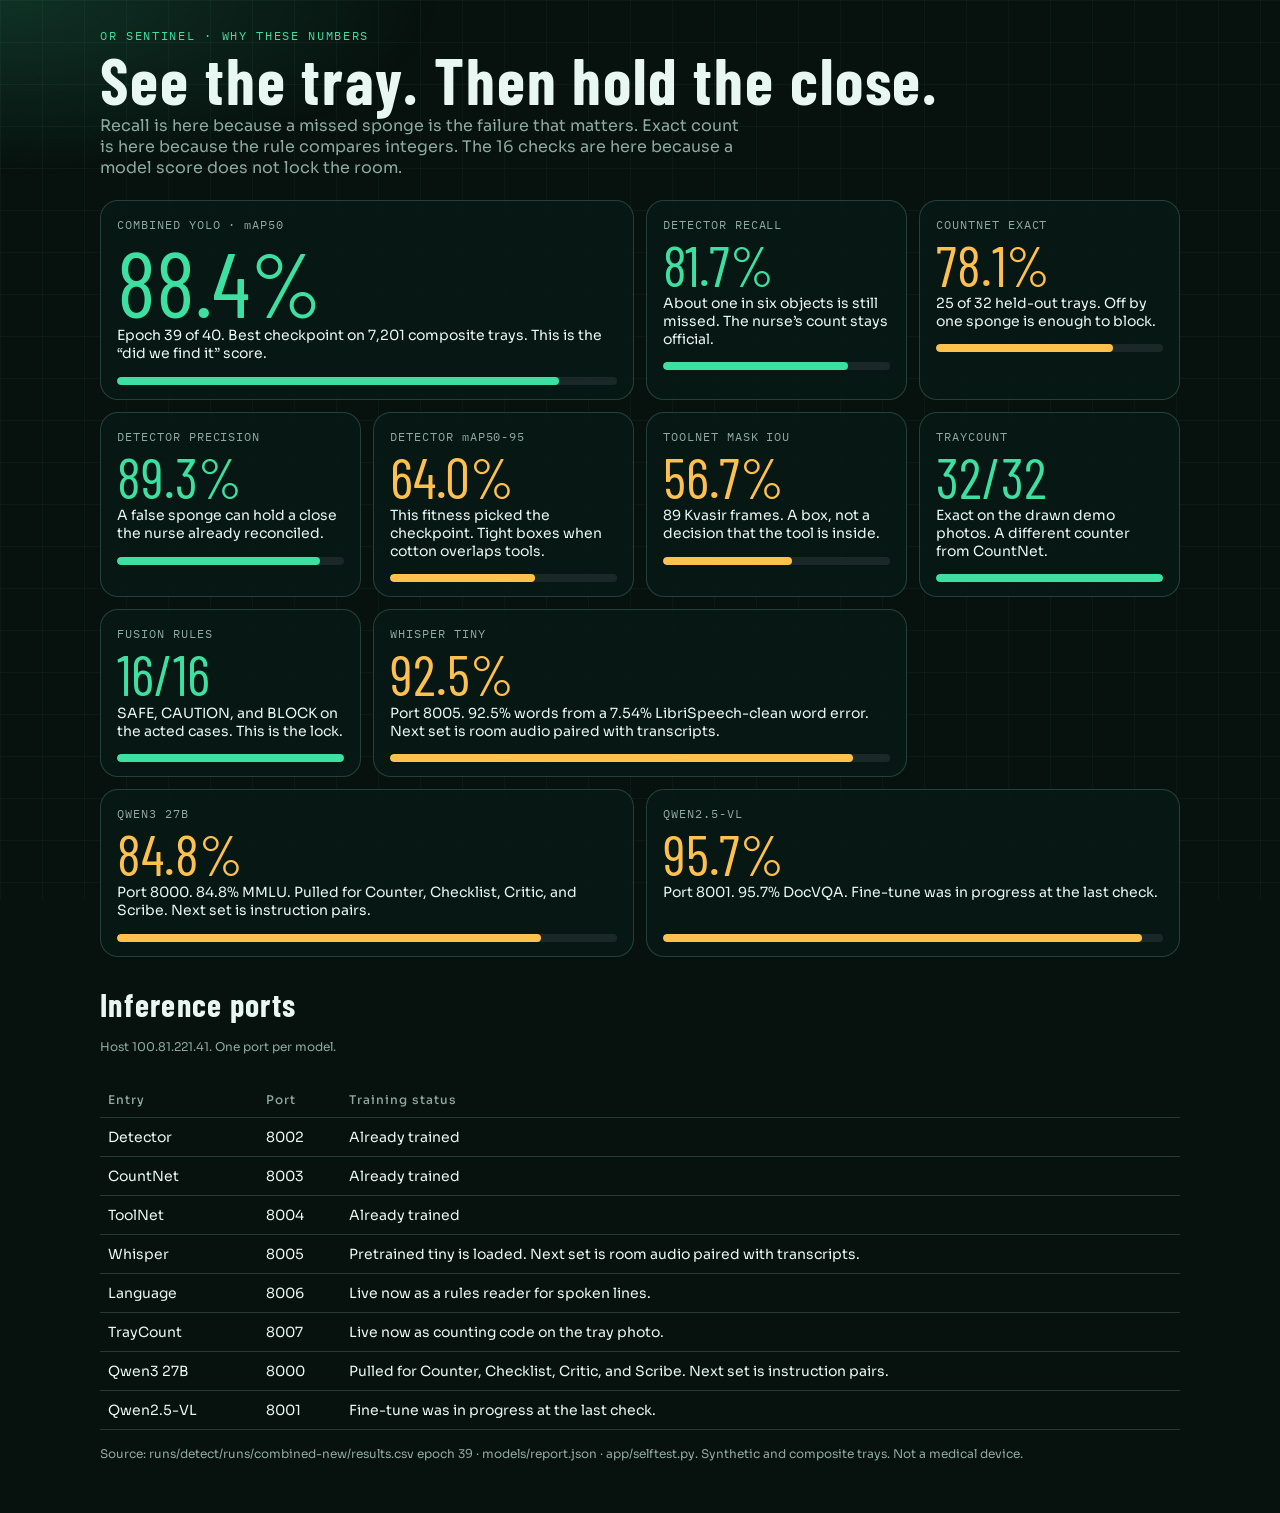
<file: web/metrics.html>
<!DOCTYPE html>
<html lang="en">
<head>
<meta charset="utf-8" />
<meta name="viewport" content="width=device-width, initial-scale=1" />
<title>OR Sentinel — benchmarks</title>
<link href="https://fonts.googleapis.com/css2?family=Barlow+Condensed:wght@600;700&family=IBM+Plex+Mono:wght@400;500&family=Sora:wght@400;600&display=swap" rel="stylesheet" />
<style>
  :root { --bg:#07110e; --ink:#e8f7f1; --muted:#8eaaa0; --line:rgba(166,255,220,.18); --safe:#3ee0a2; --caution:#ffc14d; }
  * { box-sizing: border-box; }
  body {
    margin: 0; min-height: 100vh; color: var(--ink);
    font-family: Sora, "Segoe UI", sans-serif; background: var(--bg);
    padding: 28px 32px 40px;
  }
  body::before {
    content: ""; position: fixed; inset: 0; pointer-events: none;
    background:
      radial-gradient(800px 320px at 0% 0%, rgba(62,224,162,.16), transparent 55%),
      linear-gradient(rgba(150,255,214,.04) 1px, transparent 1px),
      linear-gradient(90deg, rgba(150,255,214,.04) 1px, transparent 1px);
    background-size: auto, 42px 42px, 42px 42px;
  }
  main { position: relative; max-width: 1080px; margin: 0 auto; }
  p.kicker { margin: 0; font-family: "IBM Plex Mono", monospace; letter-spacing: .14em; font-size: 12px; color: var(--safe); }
  h1 { margin: 8px 0 6px; font-family: "Barlow Condensed", sans-serif; font-size: 64px; line-height: .9; letter-spacing: .03em; }
  .lead { color: var(--muted); max-width: 640px; margin: 0 0 22px; }
  .grid { display: grid; grid-template-columns: repeat(4, 1fr); gap: 12px; }
  article {
    border: 1px solid var(--line); border-radius: 18px; padding: 16px 16px 14px;
    background: rgba(8,26,22,.88); opacity: 0; transform: translateY(12px);
    animation: rise .7s ease forwards;
  }
  article:nth-child(1) { animation-delay: .04s; grid-column: span 2; }
  article:nth-child(2) { animation-delay: .08s; }
  article:nth-child(3) { animation-delay: .12s; }
  article:nth-child(4) { animation-delay: .16s; }
  article:nth-child(5) { animation-delay: .2s; }
  article:nth-child(6) { animation-delay: .24s; }
  article:nth-child(7) { animation-delay: .28s; }
  article:nth-child(8) { animation-delay: .32s; }
  article:nth-child(9) { animation-delay: .36s; }
  article:nth-child(10) { animation-delay: .4s; }
  article:nth-child(11) { animation-delay: .44s; }
  @keyframes rise { to { opacity: 1; transform: none; } }
  .name { font-family: "IBM Plex Mono", monospace; font-size: 12px; color: var(--muted); letter-spacing: .08em; }
  .value { font-family: "Barlow Condensed", sans-serif; font-size: 56px; line-height: .9; margin: 8px 0 4px; color: var(--safe); }
  article.mid .value { color: var(--caution); }
  article.hero .value { font-size: 92px; }
  article.open { grid-column: span 2; }
  .why { color: var(--ink); font-size: 14px; min-height: 2.6em; }
  .track { margin-top: 14px; height: 8px; border-radius: 99px; background: rgba(255,255,255,.08); overflow: hidden; }
  .track i { display: block; height: 100%; width: 0; background: var(--safe); border-radius: 99px; animation: fill 1.3s cubic-bezier(.2,.8,.2,1) forwards; }
  article.mid .track i { background: var(--caution); }
  @keyframes fill { to { width: var(--w); } }
  .value.quiet { color: var(--muted); font-size: 40px; letter-spacing: .02em; }
  .fine { margin-top: 16px; color: var(--muted); font-size: 12px; }
  table { width: 100%; border-collapse: collapse; margin-top: 28px; font-size: 14px; }
  th, td { text-align: left; padding: 10px 8px; border-bottom: 1px solid var(--line); }
  th { color: var(--muted); font-size: 12px; letter-spacing: .08em; font-weight: 500; }
  h2 { margin: 28px 0 0; font-family: "Barlow Condensed", sans-serif; font-size: 32px; letter-spacing: .04em; }
  @media (max-width: 800px) {
    h1 { font-size: 42px; }
    .grid, article:nth-child(1), article.open { grid-template-columns: 1fr; grid-column: auto; }
    article.hero .value { font-size: 72px; }
  }
  @media (prefers-reduced-motion: reduce) {
    article, .track i { animation: none; opacity: 1; transform: none; width: var(--w); }
  }
</style>
</head>
<body>
<main>
  <p class="kicker">OR SENTINEL · WHY THESE NUMBERS</p>
  <h1>See the tray. Then hold the close.</h1>
  <p class="lead">Recall is here because a missed sponge is the failure that matters. Exact count is here because the rule compares integers. The 16 checks are here because a model score does not lock the room.</p>
  <div class="grid">
    <article class="hero">
      <div class="name">COMBINED YOLO · mAP50</div>
      <div class="value" data-count="88.4" data-suffix="%">0%</div>
      <div class="why">Epoch 39 of 40. Best checkpoint on 7,201 composite trays. This is the “did we find it” score.</div>
      <div class="track"><i style="--w:88.4%"></i></div>
    </article>
    <article>
      <div class="name">DETECTOR RECALL</div>
      <div class="value" data-count="81.7" data-suffix="%">0%</div>
      <div class="why">About one in six objects is still missed. The nurse’s count stays official.</div>
      <div class="track"><i style="--w:81.7%"></i></div>
    </article>
    <article class="mid">
      <div class="name">COUNTNET EXACT</div>
      <div class="value" data-count="78.1" data-suffix="%">0%</div>
      <div class="why">25 of 32 held-out trays. Off by one sponge is enough to block.</div>
      <div class="track"><i style="--w:78.1%"></i></div>
    </article>
    <article>
      <div class="name">DETECTOR PRECISION</div>
      <div class="value" data-count="89.3" data-suffix="%">0%</div>
      <div class="why">A false sponge can hold a close the nurse already reconciled.</div>
      <div class="track"><i style="--w:89.3%"></i></div>
    </article>
    <article class="mid">
      <div class="name">DETECTOR mAP50-95</div>
      <div class="value" data-count="64.0" data-suffix="%">0%</div>
      <div class="why">This fitness picked the checkpoint. Tight boxes when cotton overlaps tools.</div>
      <div class="track"><i style="--w:64%"></i></div>
    </article>
    <article class="mid">
      <div class="name">TOOLNET MASK IOU</div>
      <div class="value" data-count="56.7" data-suffix="%">0%</div>
      <div class="why">89 Kvasir frames. A box, not a decision that the tool is inside.</div>
      <div class="track"><i style="--w:56.7%"></i></div>
    </article>
    <article>
      <div class="name">TRAYCOUNT</div>
      <div class="value" data-count="32" data-suffix="/32">0</div>
      <div class="why">Exact on the drawn demo photos. A different counter from CountNet.</div>
      <div class="track"><i style="--w:100%"></i></div>
    </article>
    <article>
      <div class="name">FUSION RULES</div>
      <div class="value" data-count="16" data-suffix="/16">0</div>
      <div class="why">SAFE, CAUTION, and BLOCK on the acted cases. This is the lock.</div>
      <div class="track"><i style="--w:100%"></i></div>
    </article>
    <article class="mid open">
      <div class="name">WHISPER TINY</div>
      <div class="value" data-count="92.5" data-suffix="%">0%</div>
      <div class="why">Port 8005. 92.5% words from a 7.54% LibriSpeech-clean word error. Next set is room audio paired with transcripts.</div>
      <div class="track"><i style="--w:92.5%"></i></div>
    </article>
    <article class="mid open">
      <div class="name">QWEN3 27B</div>
      <div class="value" data-count="84.8" data-suffix="%">0%</div>
      <div class="why">Port 8000. 84.8% MMLU. Pulled for Counter, Checklist, Critic, and Scribe. Next set is instruction pairs.</div>
      <div class="track"><i style="--w:84.8%"></i></div>
    </article>
    <article class="mid open">
      <div class="name">QWEN2.5-VL</div>
      <div class="value" data-count="95.7" data-suffix="%">0%</div>
      <div class="why">Port 8001. 95.7% DocVQA. Fine-tune was in progress at the last check.</div>
      <div class="track"><i style="--w:95.7%"></i></div>
    </article>
  </div>
  <h2>Inference ports</h2>
  <p class="fine">Host 100.81.221.41. One port per model.</p>
  <table>
    <thead><tr><th>Entry</th><th>Port</th><th>Training status</th></tr></thead>
    <tbody>
      <tr><td>Detector</td><td>8002</td><td>Already trained</td></tr>
      <tr><td>CountNet</td><td>8003</td><td>Already trained</td></tr>
      <tr><td>ToolNet</td><td>8004</td><td>Already trained</td></tr>
      <tr><td>Whisper</td><td>8005</td><td>Pretrained tiny is loaded. Next set is room audio paired with transcripts.</td></tr>
      <tr><td>Language</td><td>8006</td><td>Live now as a rules reader for spoken lines.</td></tr>
      <tr><td>TrayCount</td><td>8007</td><td>Live now as counting code on the tray photo.</td></tr>
      <tr><td>Qwen3 27B</td><td>8000</td><td>Pulled for Counter, Checklist, Critic, and Scribe. Next set is instruction pairs.</td></tr>
      <tr><td>Qwen2.5-VL</td><td>8001</td><td>Fine-tune was in progress at the last check.</td></tr>
    </tbody>
  </table>
  <p class="fine">Source: runs/detect/runs/combined-new/results.csv epoch 39 · models/report.json · app/selftest.py. Synthetic and composite trays. Not a medical device.</p>
</main>
<script>
document.querySelectorAll("[data-count]").forEach((node) => {
  const end = Number(node.dataset.count);
  const suffix = node.dataset.suffix || "";
  const decimals = String(node.dataset.count).includes(".") ? 1 : 0;
  const start = performance.now();
  const dur = 1100;
  function tick(now) {
    const t = Math.min(1, (now - start) / dur);
    const eased = 1 - Math.pow(1 - t, 3);
    const value = end * eased;
    node.textContent = (decimals ? value.toFixed(decimals) : Math.round(value)) + suffix;
    if (t < 1) requestAnimationFrame(tick);
  }
  requestAnimationFrame(tick);
});
</script>
</body>
</html>
</file>
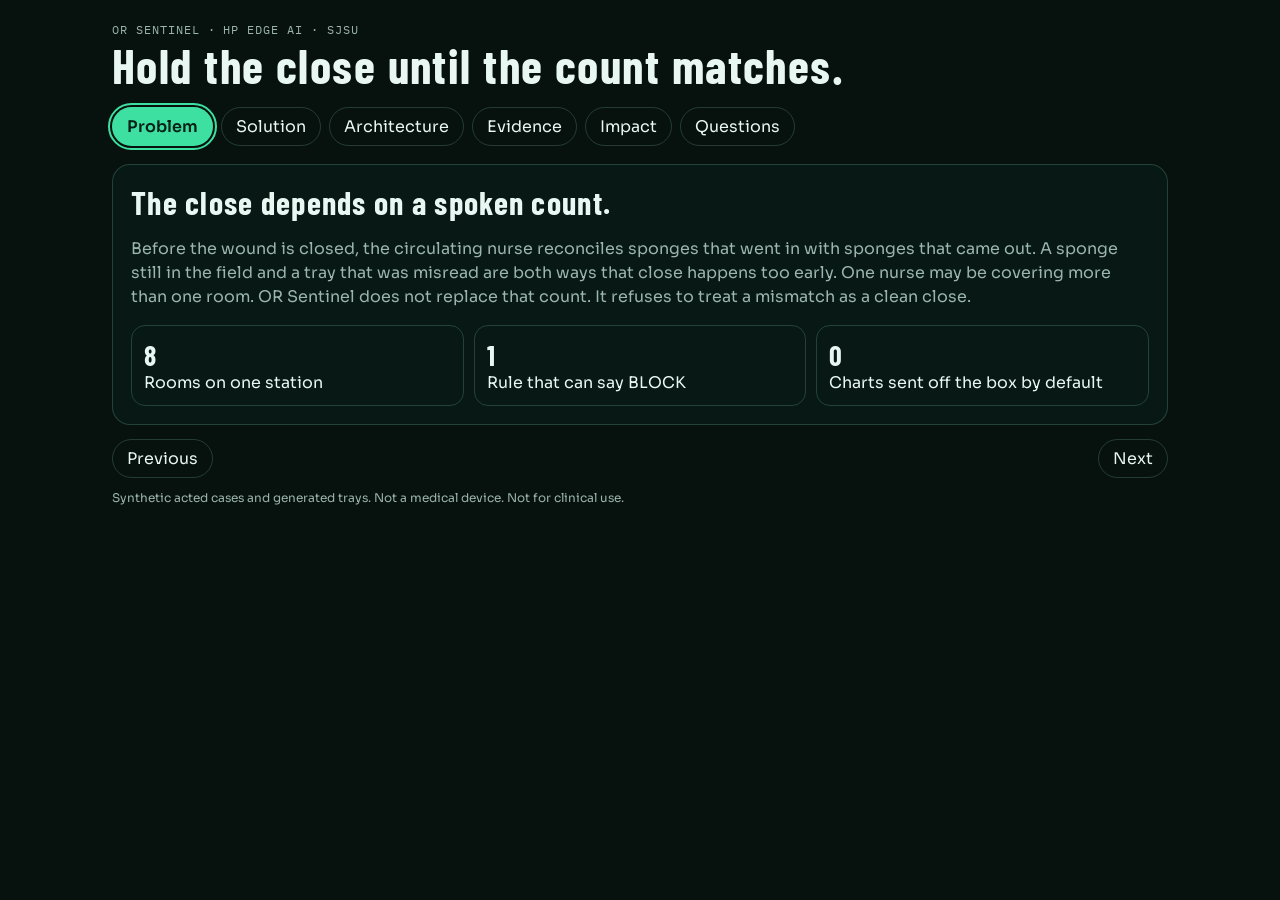
<file: web/pitch.html>
<!DOCTYPE html>
<html lang="en">
<head>
<meta charset="utf-8" />
<meta name="viewport" content="width=device-width, initial-scale=1" />
<title>OR Sentinel — interactive pitch</title>
<link rel="preconnect" href="https://fonts.googleapis.com" />
<link href="https://fonts.googleapis.com/css2?family=Barlow+Condensed:wght@600;700&family=IBM+Plex+Mono:wght@400;500&family=Sora:wght@400;500;600&display=swap" rel="stylesheet" />
<style>
  :root {
    --bg: #07110e;
    --ink: #e8f7f1;
    --muted: #9bb5ab;
    --line: rgba(166, 255, 220, 0.18);
    --safe: #3ee0a2;
    --caution: #ffc14d;
    --block: #ff4d6a;
    --glass: rgba(8, 26, 22, 0.92);
  }
  * { box-sizing: border-box; }
  html, body { margin: 0; background: var(--bg); color: var(--ink); font-family: Sora, "Segoe UI", sans-serif; }
  body { padding: 22px; max-width: 1100px; margin: 0 auto; }
  a { color: var(--safe); }
  .skip { position: absolute; left: -999px; }
  .skip:focus { left: 12px; top: 12px; background: var(--safe); color: #062117; padding: 8px 12px; z-index: 2; }
  header p { margin: 0; color: var(--muted); font-family: "IBM Plex Mono", monospace; font-size: 12px; letter-spacing: 0.08em; }
  h1 { margin: 6px 0 0; font-family: "Barlow Condensed", sans-serif; font-size: 48px; letter-spacing: 0.03em; line-height: 0.95; }
  nav { display: flex; flex-wrap: wrap; gap: 8px; margin: 18px 0; }
  nav button, .move button, .qa button {
    font: inherit; color: var(--ink); background: transparent;
    border: 1px solid var(--line); border-radius: 999px; padding: 8px 14px; cursor: pointer;
  }
  nav button[aria-selected="true"], .move button:focus-visible, nav button:focus-visible, .qa button:focus-visible, input:focus-visible {
    outline: 2px solid var(--safe); outline-offset: 2px;
  }
  nav button[aria-selected="true"] { background: var(--safe); color: #062117; border-color: transparent; font-weight: 600; }
  section[hidden] { display: none; }
  .panel { background: var(--glass); border: 1px solid var(--line); border-radius: 18px; padding: 18px; }
  h2 { margin: 0 0 8px; font-family: "Barlow Condensed", sans-serif; font-size: 32px; letter-spacing: 0.04em; }
  .lead, li { color: var(--muted); line-height: 1.5; }
  .cols { display: grid; grid-template-columns: 1.1fr 0.9fr; gap: 16px; }
  .rule { display: grid; gap: 10px; }
  label { display: flex; justify-content: space-between; gap: 12px; align-items: center; font-size: 14px; }
  input[type="number"] { width: 72px; background: transparent; color: var(--ink); border: 1px solid var(--line); border-radius: 8px; padding: 6px; font: inherit; }
  .status {
    margin-top: 8px; padding: 16px; border-radius: 12px; border: 1px solid var(--line);
    font-family: "IBM Plex Mono", monospace; letter-spacing: 0.12em;
  }
  .status b { display: block; font-family: "Barlow Condensed", sans-serif; font-size: 42px; letter-spacing: 0.06em; }
  .status.SAFE { color: var(--safe); }
  .status.CAUTION { color: var(--caution); }
  .status.BLOCK { color: var(--block); }
  .status span { display: block; margin-top: 6px; letter-spacing: 0; font-family: Sora, sans-serif; color: var(--ink); font-size: 14px; }
  svg { width: 100%; height: auto; }
  .arch-t { fill: var(--ink); font-family: "Barlow Condensed", sans-serif; font-size: 16px; }
  .arch-s { fill: var(--muted); font-family: "IBM Plex Mono", monospace; font-size: 10px; }
  .node { fill: #0c1c18; stroke: var(--safe); }
  .node.rule { stroke: var(--caution); }
  .node.lock { stroke: var(--block); }
  .flow { fill: none; stroke: var(--safe); stroke-width: 2; stroke-dasharray: 6 8; animation: dash 1.4s linear infinite; }
  .flow.gold { stroke: var(--caution); }
  @keyframes dash { to { stroke-dashoffset: -28; } }
  @media (prefers-reduced-motion: reduce) { .flow { animation: none; } }
  .bars { display: grid; gap: 12px; }
  .bar { display: grid; grid-template-columns: 180px 1fr 72px; gap: 10px; align-items: center; font-size: 13px; }
  .track { height: 10px; background: rgba(255,255,255,0.08); border-radius: 99px; overflow: hidden; }
  .track i { display: block; height: 100%; background: var(--safe); }
  .track i.warn { background: var(--caution); }
  .num { font-family: "IBM Plex Mono", monospace; text-align: right; }
  table { width: 100%; border-collapse: collapse; font-size: 14px; }
  th, td { text-align: left; padding: 8px 6px; border-bottom: 1px solid var(--line); }
  th { color: var(--muted); font-weight: 500; font-size: 12px; letter-spacing: 0.06em; }
  .cards { display: grid; grid-template-columns: repeat(3, 1fr); gap: 10px; }
  .card { border: 1px solid var(--line); border-radius: 14px; padding: 12px; }
  .card b { display: block; font-family: "Barlow Condensed", sans-serif; font-size: 28px; }
  .qa button { width: 100%; text-align: left; border-radius: 12px; margin-top: 8px; }
  .qa p { margin: 8px 0 0; color: var(--ink); }
  .move { display: flex; justify-content: space-between; margin-top: 14px; }
  .fine { color: var(--muted); font-size: 12px; }
  @media (max-width: 800px) {
    h1 { font-size: 36px; }
    .cols, .cards, .bar { grid-template-columns: 1fr; }
  }
</style>
</head>
<body>
<a class="skip" href="#panel">Skip to the current section</a>
<header>
  <p>OR SENTINEL · HP EDGE AI · SJSU</p>
  <h1>Hold the close until the count matches.</h1>
</header>
<nav aria-label="Pitch sections">
  <button type="button" id="tab-problem" aria-controls="problem" aria-selected="true">Problem</button>
  <button type="button" id="tab-solution" aria-controls="solution" aria-selected="false">Solution</button>
  <button type="button" id="tab-architecture" aria-controls="architecture" aria-selected="false">Architecture</button>
  <button type="button" id="tab-evidence" aria-controls="evidence" aria-selected="false">Evidence</button>
  <button type="button" id="tab-impact" aria-controls="impact" aria-selected="false">Impact</button>
  <button type="button" id="tab-questions" aria-controls="questions" aria-selected="false">Questions</button>
</nav>
<main id="panel">
  <section id="problem" aria-labelledby="tab-problem">
    <div class="panel">
      <h2>The close depends on a spoken count.</h2>
      <p class="lead">Before the wound is closed, the circulating nurse reconciles sponges that went in with sponges that came out. A sponge still in the field and a tray that was misread are both ways that close happens too early. One nurse may be covering more than one room. OR Sentinel does not replace that count. It refuses to treat a mismatch as a clean close.</p>
      <div class="cards">
        <article class="card"><b>8</b><span>Rooms on one station</span></article>
        <article class="card"><b>1</b><span>Rule that can say BLOCK</span></article>
        <article class="card"><b>0</b><span>Charts sent off the box by default</span></article>
      </div>
    </div>
  </section>
  <section id="solution" aria-labelledby="tab-solution" hidden>
    <div class="panel cols">
      <div>
        <h2>Speech, camera, then a rule.</h2>
        <p class="lead">Speech updates sponges added, sponges removed, and whether the time-out was said. The camera counts the tray. BLOCK is allowed only when someone asks to close and the spoken count, the camera, or a tool still inside disagree. Move the numbers. The status is the same rule as the operating-room floor.</p>
      </div>
      <form class="rule" id="rule">
        <label>Sponges in <input id="added" type="number" min="0" max="40" value="10" /></label>
        <label>Sponges out <input id="removed" type="number" min="0" max="40" value="10" /></label>
        <label>Camera on the tray <input id="camera" type="number" min="0" max="40" value="9" /></label>
        <label>Close requested <input id="close" type="checkbox" /></label>
        <label>Time-out said <input id="timeout" type="checkbox" checked /></label>
        <div class="status CAUTION" id="status" role="status" aria-live="polite"><b>CAUTION</b><span></span></div>
      </form>
    </div>
  </section>
  <section id="architecture" aria-labelledby="tab-architecture" hidden>
    <div class="panel">
      <h2>Models read. The rule decides.</h2>
      <p class="lead">Each box is one model and one port on 100.81.221.41. Packets move from the room to the count, then from the count to the lock. The critic explains the lock. It does not choose it.</p>
      <svg viewBox="0 0 980 280" role="img" aria-labelledby="archTitle archDesc">
        <title id="archTitle">OR Sentinel architecture</title>
        <desc id="archDesc">Room audio goes to Whisper on port 8005, then to Counter and Checklist on port 8000. The tray photo goes to the detector on port 8002, CountNet on 8003, and ToolNet on 8004. Those outputs feed the rules engine, which is the only step that can set BLOCK. The critic writes one sentence. The hash ledger stores the result on the box.</desc>
        <rect class="node" x="20" y="30" width="150" height="70" rx="10" />
        <text class="arch-t" x="95" y="58" text-anchor="middle">Room</text>
        <text class="arch-s" x="95" y="78" text-anchor="middle">audio + tray</text>
        <rect class="node" x="230" y="20" width="170" height="64" rx="10" />
        <text class="arch-t" x="315" y="46" text-anchor="middle">Whisper</text>
        <text class="arch-s" x="315" y="64" text-anchor="middle">:8005 words</text>
        <rect class="node" x="230" y="110" width="170" height="64" rx="10" />
        <text class="arch-t" x="315" y="136" text-anchor="middle">Detector</text>
        <text class="arch-s" x="315" y="154" text-anchor="middle">:8002 boxes</text>
        <rect class="node" x="450" y="20" width="190" height="64" rx="10" />
        <text class="arch-t" x="545" y="46" text-anchor="middle">Counter</text>
        <text class="arch-s" x="545" y="64" text-anchor="middle">:8000 in / out</text>
        <rect class="node" x="450" y="110" width="190" height="64" rx="10" />
        <text class="arch-t" x="545" y="136" text-anchor="middle">CountNet + ToolNet</text>
        <text class="arch-s" x="545" y="154" text-anchor="middle">:8003 :8004</text>
        <rect class="node rule" x="700" y="60" width="120" height="74" rx="10" />
        <text class="arch-t" x="760" y="90" text-anchor="middle">Rules</text>
        <text class="arch-s" x="760" y="110" text-anchor="middle">SAFE CAUTION</text>
        <rect class="node lock" x="850" y="60" width="110" height="74" rx="10" />
        <text class="arch-t" x="905" y="90" text-anchor="middle">BLOCK</text>
        <text class="arch-s" x="905" y="110" text-anchor="middle">on the box</text>
        <path class="flow" d="M170 55 H230" />
        <path class="flow" d="M170 75 H210 V142 H230" />
        <path class="flow" d="M400 52 H450" />
        <path class="flow" d="M400 142 H450" />
        <path class="flow gold" d="M640 52 H670 V97 H700" />
        <path class="flow gold" d="M640 142 H670 V107 H700" />
        <path class="flow gold" d="M820 97 H850" />
      </svg>
      <p class="fine">Qwen2.5-VL is port 8001. The language stand-in is port 8006 and TrayCount is port 8007, used when the Nano port does not answer. Patient charts are Synthea records and are stripped before anything can leave.</p>
    </div>
  </section>
  <section id="evidence" aria-labelledby="tab-evidence" hidden>
    <div class="panel">
      <h2>The numbers that match the decision.</h2>
      <p class="lead">Recall is here because a missed sponge is the failure that matters. Exact count is here because the rule compares integers. The 16 checks are here because a model score does not lock the room.</p>
      <div class="bars" aria-label="Benchmark scores scaled from 0 to 1">
        <div class="bar"><span>Detector recall</span><div class="track"><i style="width:81.7%"></i></div><span class="num">0.817</span></div>
        <div class="bar"><span>Detector mAP50</span><div class="track"><i style="width:88.4%"></i></div><span class="num">0.884</span></div>
        <div class="bar"><span>Detector mAP50-95</span><div class="track"><i style="width:64%"></i></div><span class="num">0.640</span></div>
        <div class="bar"><span>CountNet exact</span><div class="track"><i class="warn" style="width:78.1%"></i></div><span class="num">25/32</span></div>
        <div class="bar"><span>ToolNet IoU</span><div class="track"><i class="warn" style="width:56.7%"></i></div><span class="num">0.567</span></div>
        <div class="bar"><span>Fusion checks</span><div class="track"><i style="width:100%"></i></div><span class="num">16/16</span></div>
      </div>
      <table>
        <caption class="fine">Detector checkpoint is epoch 39 of 40, the best fitness on 7,201 train and 341 valid composite trays. CountNet MAE is 0.219. ToolNet test set is 89 Kvasir frames.</caption>
        <thead><tr><th>Measure</th><th>Value</th><th>Why it is the one we show</th></tr></thead>
        <tbody>
          <tr><td>Precision</td><td>0.893</td><td>A false sponge can hold a close the nurse already reconciled.</td></tr>
          <tr><td>Recall</td><td>0.817</td><td>About one in six labeled objects is still missed. The nurse’s count stays official.</td></tr>
          <tr><td>mAP50-95</td><td>0.640</td><td>This fitness selected the checkpoint, because overlapping cotton needs a tight box.</td></tr>
        </tbody>
      </table>
    </div>
  </section>
  <section id="impact" aria-labelledby="tab-impact" hidden>
    <div class="panel">
      <h2>Eight rooms. The chart stays here.</h2>
      <div class="cards">
        <article class="card"><b>One station</b><span>Watches the floor instead of asking each nurse to be the only camera.</span></article>
        <article class="card"><b>Close waits</b><span>A short count at close is BLOCK. The same miss before close is only CAUTION.</span></article>
        <article class="card"><b>Data stays</b><span>Urgent, confident, offline, or still identifiable questions never leave the box.</span></article>
      </div>
      <p class="lead">What this does not change: the circulating nurse owns the count. These are acted lines and composite trays. Qwen3 27B and Qwen2.5-VL are pulled, not fine-tuned for this task. This is not a medical device.</p>
    </div>
  </section>
  <section id="questions" aria-labelledby="tab-questions" hidden>
    <div class="panel qa">
      <h2>Three minutes of questions.</h2>
      <p class="lead">Open an answer, or go back to Solution and move the camera count.</p>
      <button type="button" aria-expanded="false" aria-controls="a1">Is this a medical device?</button>
      <p id="a1" hidden>No. Synthetic cases and composite trays. The nurse’s count stays the official record.</p>
      <button type="button" aria-expanded="false" aria-controls="a2">Why doesn’t the 27B decide BLOCK?</button>
      <p id="a2" hidden>It can explain a mismatch. The lock is app/fusion.py: a requested close, plus a spoken mismatch, a camera mismatch, or a tool still inside.</p>
      <button type="button" aria-expanded="false" aria-controls="a3">What if the detector is wrong?</button>
      <p id="a3" hidden>Recall is 0.817 on the valid composites. A camera miss before close stays CAUTION. BLOCK still needs someone to ask to close.</p>
      <button type="button" aria-expanded="false" aria-controls="a4">Where does the chart go?</button>
      <p id="a4" hidden>Synthea, fake records. Name, birth date, age, and record number are stripped. Anything left over stays on the box.</p>
    </div>
  </section>
</main>
<div class="move">
  <button type="button" id="prev">Previous</button>
  <button type="button" id="next">Next</button>
</div>
<p class="fine">Synthetic acted cases and generated trays. Not a medical device. Not for clinical use.</p>
<script>
const order = ["problem", "solution", "architecture", "evidence", "impact", "questions"];
let index = 0;
function show(i) {
  index = (i + order.length) % order.length;
  order.forEach((id, n) => {
    const on = n === index;
    document.getElementById(id).hidden = !on;
    const tab = document.getElementById("tab-" + id);
    tab.setAttribute("aria-selected", on ? "true" : "false");
    if (on) tab.focus();
  });
}
order.forEach((id, n) => {
  document.getElementById("tab-" + id).addEventListener("click", () => show(n));
});
document.getElementById("prev").addEventListener("click", () => show(index - 1));
document.getElementById("next").addEventListener("click", () => show(index + 1));
document.addEventListener("keydown", (event) => {
  const tag = event.target && event.target.tagName;
  if (tag === "INPUT" || tag === "TEXTAREA") return;
  if (event.key === "ArrowRight") show(index + 1);
  if (event.key === "ArrowLeft") show(index - 1);
});
function judge() {
  const added = Number(document.getElementById("added").value);
  const removed = Number(document.getElementById("removed").value);
  const camera = Number(document.getElementById("camera").value);
  const close = document.getElementById("close").checked;
  const timeout = document.getElementById("timeout").checked;
  const notes = [];
  if (camera !== removed) notes.push("Camera sees " + camera + ", nurse counted " + removed + " out.");
  if (!timeout) notes.push("Time-out not said.");
  if (close && added !== removed) notes.push(added + " in, " + removed + " out.");
  let status = "SAFE";
  if (close && (added !== removed || camera !== removed)) status = "BLOCK";
  else if (notes.length) status = "CAUTION";
  const box = document.getElementById("status");
  box.className = "status " + status;
  box.querySelector("b").textContent = status;
  box.querySelector("span").textContent = notes.join(" ") || "Count matches and the time-out was said.";
}
document.getElementById("rule").addEventListener("input", judge);
judge();
document.querySelectorAll(".qa button").forEach((button) => {
  button.addEventListener("click", () => {
    const panel = document.getElementById(button.getAttribute("aria-controls"));
    const open = button.getAttribute("aria-expanded") === "true";
    button.setAttribute("aria-expanded", open ? "false" : "true");
    panel.hidden = open;
  });
});
</script>
</body>
</html>
</file>
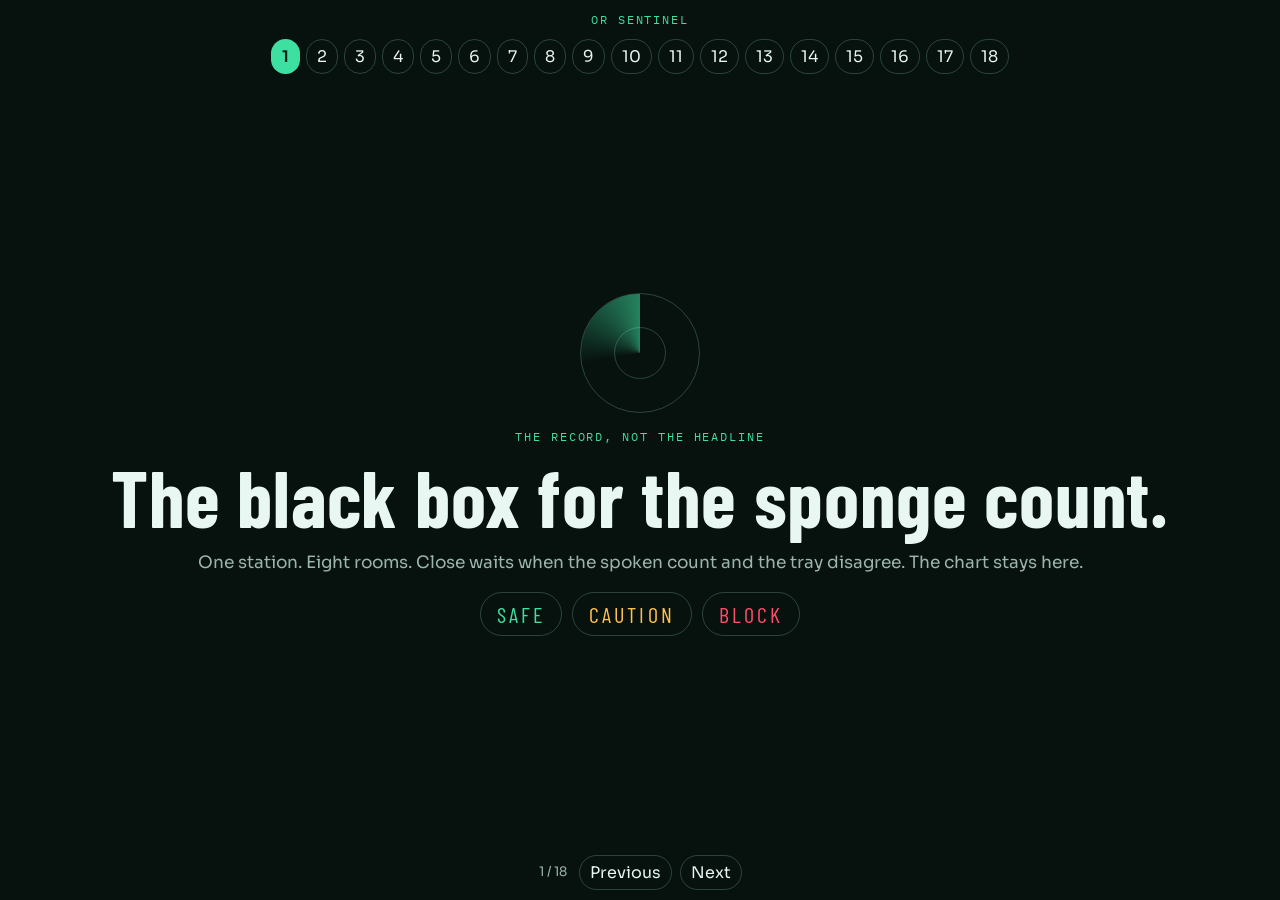
<file: web/story.html>
<!DOCTYPE html>
<html lang="en">
<head>
<meta charset="utf-8" />
<meta name="viewport" content="width=device-width, initial-scale=1" />
<title>OR Sentinel — the black box</title>
<link href="https://fonts.googleapis.com/css2?family=Barlow+Condensed:wght@600;700&family=IBM+Plex+Mono:wght@400;500&family=Sora:wght@400;600&display=swap" rel="stylesheet" />
<style>
  :root { --bg:#07110e; --ink:#e8f7f1; --muted:#9bb5ab; --line:rgba(166,255,220,.22); --safe:#3ee0a2; --caution:#ffc14d; --block:#ff4d6a; }
  * { box-sizing: border-box; }
  html, body { margin: 0; height: 100%; background: var(--bg); color: var(--ink); font-family: Sora, "Segoe UI", sans-serif; }
  body { overflow: hidden; }
  .stage { height: 100%; display: grid; grid-template-rows: auto 1fr auto; padding: 12px 4vw 10px; background: var(--bg); transition: background .45s ease; }
  .stage[data-look="air"] { background: radial-gradient(820px 420px at 78% 42%, rgba(255,193,77,.18), transparent 62%), #07110e; }
  .stage[data-look="room"] { background: radial-gradient(700px 380px at 50% 70%, rgba(62,224,162,.12), transparent 60%), #07110e; }
  .stage[data-look="rule"] { background: linear-gradient(90deg, rgba(62,224,162,.08), rgba(255,193,77,.08) 50%, rgba(255,77,106,.1)), #07110e; }
  .stage[data-look="comply"] { background: radial-gradient(640px 360px at 50% 30%, rgba(90,170,255,.14), transparent 60%), #07110e; }
  .stage[data-look="zrt"] { background: radial-gradient(700px 400px at 20% 80%, rgba(62,224,162,.12), transparent 55%), #07110e; }
  .stage[data-look="cloud"] { background: radial-gradient(640px 360px at 80% 20%, rgba(255,77,106,.16), transparent 60%), #07110e; }
  .stage[data-look="metrics"] { background: radial-gradient(900px 280px at 50% 75%, rgba(62,224,162,.1), transparent 70%), #07110e; }
  .stage[data-look="term"] { background: #050a08; }
  .stage[data-look="cost"] { background: radial-gradient(760px 420px at 50% 45%, rgba(255,193,77,.16), transparent 62%), #07110e; }
  .stage[data-look="close"] { background: radial-gradient(900px 500px at 50% 50%, rgba(62,224,162,.16), transparent 65%), #07110e; }
  header, footer { display: flex; justify-content: center; align-items: center; gap: 12px; flex-wrap: wrap; }
  .kicker { margin: 0; font-family: "IBM Plex Mono", monospace; letter-spacing: .16em; font-size: 12px; color: var(--safe); }
  nav { display: flex; gap: 6px; flex-wrap: wrap; justify-content: center; width: 100%; }
  nav button, .move button, .gate {
    font: inherit; color: var(--ink); background: transparent; border: 1px solid var(--line);
    border-radius: 999px; padding: 6px 10px; cursor: pointer;
  }
  nav button[aria-selected="true"] { background: var(--safe); color: #062117; border-color: transparent; font-weight: 600; }
  button:focus-visible, .gate:focus-visible { outline: 2px solid var(--safe); outline-offset: 2px; }
  #deck { min-height: 0; height: 100%; }
  .slide { display: none; height: 100%; width: 100%; overflow: auto; }
  .slide.on {
    display: flex; flex-direction: column; justify-content: safe center; align-items: stretch;
    gap: 16px; text-align: center; animation: in .45s ease;
  }
  @keyframes in { from { opacity: 0; transform: translateY(16px); } to { opacity: 1; transform: none; } }
  h1 { margin: 0; font-family: "Barlow Condensed", sans-serif; font-size: clamp(30px, 3.8vw, 52px); line-height: .94; letter-spacing: .01em; }
  .hero h1 { font-size: clamp(46px, 6.2vw, 84px); }
  .lead { margin: 0 auto; max-width: 920px; color: var(--muted); font-size: 17px; line-height: 1.45; }
  .fine { margin: 0; color: var(--muted); font-size: 13px; line-height: 1.4; }
  .left { text-align: left; }

  .radar { width: 120px; height: 120px; margin: 0 auto; border-radius: 50%; border: 1px solid var(--line); position: relative; overflow: hidden; }
  .radar i { position: absolute; inset: 0; background: conic-gradient(from 0deg, transparent 0 72%, rgba(62,224,162,.55) 100%); animation: sweep 2.8s linear infinite; }
  .radar::after { content: ""; position: absolute; inset: 28%; border-radius: 50%; border: 1px solid var(--line); }
  @keyframes sweep { to { transform: rotate(360deg); } }
  .chips { display: flex; gap: 10px; justify-content: center; flex-wrap: wrap; }
  .chip { font-family: "Barlow Condensed", sans-serif; letter-spacing: .14em; font-size: 22px; padding: 8px 16px; border-radius: 999px; border: 1px solid var(--line); }
  .chip.safe { color: var(--safe); animation: pulse 2.2s ease-in-out infinite; }
  .chip.caution { color: var(--caution); animation: pulse 2.2s ease-in-out .4s infinite; }
  .chip.block { color: var(--block); animation: pulse 2.2s ease-in-out .8s infinite; }
  @keyframes pulse { 50% { transform: translateY(-3px); } }

  .split { display: grid; grid-template-columns: 1.15fr .85fr; gap: 28px; align-items: center; text-align: left; }
  .recorder { background: #101612; border: 1px solid var(--line); border-radius: 18px; padding: 14px; box-shadow: inset 0 0 0 6px #0b1411; }
  .recorder head, .rec-top { display: flex; justify-content: space-between; align-items: center; font-family: "IBM Plex Mono", monospace; font-size: 12px; color: var(--caution); margin-bottom: 8px; }
  .led { width: 10px; height: 10px; border-radius: 50%; background: var(--block); box-shadow: 0 0 10px var(--block); animation: blink 1.1s steps(2) infinite; }
  @keyframes blink { 50% { opacity: .25; } }
  .window { height: 168px; overflow: hidden; mask-image: linear-gradient(transparent, #000 18%, #000 82%, transparent); }
  .tape { animation: roll 10s linear infinite; font-family: "IBM Plex Mono", monospace; font-size: 14px; line-height: 1.7; color: var(--ink); }
  @keyframes roll { to { transform: translateY(-50%); } }

  .steps { display: grid; grid-template-columns: repeat(3, 1fr); gap: 14px; list-style: none; margin: 0; padding: 0; text-align: left; }
  .steps li { border-top: 3px solid var(--safe); padding-top: 10px; }
  .steps li:nth-child(2) { border-color: var(--caution); }
  .steps li:nth-child(3) { border-color: var(--block); }
  .steps em { font-family: "IBM Plex Mono", monospace; font-style: normal; color: var(--muted); font-size: 12px; }
  .steps strong { display: block; font-family: "Barlow Condensed", sans-serif; font-size: 28px; margin: 4px 0; }
  .steps span { color: var(--muted); font-size: 14px; }
  .runner { height: 8px; border-radius: 99px; background: rgba(255,255,255,.08); position: relative; }
  .runner i { position: absolute; top: -6px; width: 20px; height: 20px; border-radius: 50%; background: var(--safe); animation: travel 3.6s ease-in-out infinite; }
  @keyframes travel { 0% { left: 0; background: var(--safe); } 45% { background: var(--caution); } 100% { left: calc(100% - 20px); background: var(--block); } }
  .tally { display: flex; gap: 18px; justify-content: center; align-items: center; }
  .tally b { font-family: "Barlow Condensed", sans-serif; font-size: 64px; display: block; line-height: .9; }
  .tally span { color: var(--muted); font-size: 13px; letter-spacing: .12em; }
  .miss { color: var(--block); }
  .blockchip { font-family: "Barlow Condensed", sans-serif; font-size: 36px; letter-spacing: .16em; color: #062117; background: var(--block); padding: 10px 18px; border-radius: 12px; animation: stamp 1.8s ease-in-out infinite; }
  @keyframes stamp { 50% { transform: scale(1.04); } }

  .flow { display: grid; grid-template-columns: 1fr 40px 1fr 40px 1fr 1.1fr; gap: 8px; align-items: center; }
  .node { border: 1px solid var(--line); border-radius: 16px; padding: 16px 12px; background: rgba(8,26,22,.8); min-height: 110px; }
  .node b { display: block; font-family: "Barlow Condensed", sans-serif; font-size: 26px; }
  .node span { color: var(--muted); font-size: 13px; }
  .arrow { height: 2px; background: linear-gradient(90deg, transparent, var(--safe)); position: relative; }
  .arrow i { position: absolute; width: 8px; height: 8px; border-radius: 50%; background: var(--safe); top: -3px; animation: hop 1.4s linear infinite; }
  @keyframes hop { from { left: 0; } to { left: calc(100% - 8px); } }
  .lamps { display: flex; flex-direction: column; gap: 8px; }
  .lamps div { border-radius: 999px; padding: 8px 12px; font-family: "Barlow Condensed", sans-serif; letter-spacing: .12em; font-size: 20px; border: 1px solid var(--line); opacity: .35; }
  .lamps .s { color: var(--safe); animation: lamp 3.6s infinite; }
  .lamps .c { color: var(--caution); animation: lamp 3.6s 1.2s infinite; }
  .lamps .b { color: var(--block); animation: lamp 3.6s 2.4s infinite; }
  @keyframes lamp { 0%, 20% { opacity: 1; background: rgba(255,255,255,.04); } 33%, 100% { opacity: .3; background: transparent; } }

  .stats { display: grid; grid-template-columns: repeat(3, 1fr); gap: 16px; }
  .stat { padding: 8px; }
  .stat b { display: block; font-family: "Barlow Condensed", sans-serif; font-size: clamp(64px, 8vw, 110px); line-height: .85; color: var(--safe); }
  .stat:nth-child(2) b { color: var(--caution); }
  .stat:nth-child(3) b { color: var(--ink); font-size: clamp(40px, 5vw, 72px); padding-top: 18px; }
  .stat span { color: var(--muted); }

  .vault { display: grid; grid-template-columns: 1.1fr .9fr; gap: 22px; align-items: center; text-align: left; }
  .gates { display: flex; flex-wrap: wrap; gap: 8px; }
  .gate.on { background: var(--safe); color: #062117; border-color: transparent; }
  .door { height: 220px; border-radius: 18px; border: 2px solid var(--safe); display: grid; place-items: center; font-family: "Barlow Condensed", sans-serif; font-size: 42px; letter-spacing: .08em; position: relative; overflow: hidden; }
  .door.shut { border-color: var(--block); color: var(--block); }
  .door.open { border-color: var(--caution); color: var(--caution); }
  .door i { position: absolute; inset: 0 auto 0 0; width: 0; background: rgba(255,77,106,.18); }
  .door.shut i { width: 100%; transition: width .35s ease; }
  .verdict { font-family: "Barlow Condensed", sans-serif; font-size: 40px; margin: 6px 0 0; }
  .stay { color: var(--safe); }
  .leave { color: var(--caution); }

  .rack { display: grid; grid-template-columns: repeat(4, 1fr); gap: 8px; text-align: left; }
  .rack div { display: flex; gap: 8px; align-items: center; border: 1px solid var(--line); border-radius: 12px; padding: 10px 12px; background: #0c1613; font-size: 14px; }
  .rack b { font-family: "IBM Plex Mono", monospace; color: var(--safe); }
  .dot { width: 8px; height: 8px; border-radius: 50%; background: var(--safe); animation: blink 1.6s infinite; flex: none; }
  .dot:nth-child(1) { animation-delay: .2s; }
  .race { display: grid; gap: 10px; text-align: left; }
  .race div { display: grid; grid-template-columns: 220px 1fr; gap: 10px; align-items: center; font-size: 14px; }
  .race i { display: block; height: 14px; width: 0; border-radius: 99px; background: var(--safe); }
  .slide.on .race i { animation: fill .9s ease forwards; }
  .race .long { background: var(--block); }
  @keyframes fill { to { width: var(--w); } }

  .paths { display: grid; grid-template-columns: repeat(3, 1fr); gap: 12px; text-align: left; }
  .path { border-radius: 16px; padding: 16px; min-height: 180px; border: 1px solid var(--line); position: relative; overflow: hidden; }
  .path b { display: block; font-family: "Barlow Condensed", sans-serif; font-size: 28px; margin-bottom: 8px; }
  .path span { color: var(--muted); font-size: 14px; }
  .path.no { background: linear-gradient(180deg, rgba(255,77,106,.14), transparent); }
  .path.no::after {
    content: "NO"; position: absolute; top: 12px; right: 12px;
    font-family: "Barlow Condensed", sans-serif; letter-spacing: .12em; font-size: 18px;
    color: var(--block); border: 1px solid var(--block); border-radius: 999px; padding: 2px 8px;
  }
  .path.yes::after {
    content: "YES"; position: absolute; top: 12px; right: 12px;
    font-family: "Barlow Condensed", sans-serif; letter-spacing: .12em; font-size: 18px;
    color: var(--safe); border: 1px solid var(--safe); border-radius: 999px; padding: 2px 8px;
  }
  .path.yes { background: linear-gradient(180deg, rgba(62,224,162,.16), transparent); border-color: rgba(62,224,162,.45); }

  .lanes { display: grid; grid-template-columns: repeat(4, 1fr); gap: 10px; text-align: left; }
  .lane { border-radius: 16px; padding: 12px; background: rgba(8,26,22,.72); border: 1px solid var(--line); }
  .lane h2 { margin: 0 0 8px; font-family: "Barlow Condensed", sans-serif; font-size: 22px; letter-spacing: .08em; }
  .lane p { margin: 0 0 8px; font-size: 13px; color: var(--muted); }
  .lane p b { color: var(--ink); font-family: "IBM Plex Mono", monospace; font-weight: 500; }
  .lane.see { border-top: 3px solid #7ee0ff; }
  .lane.hear { border-top: 3px solid var(--caution); }
  .lane.read { border-top: 3px solid #c9a6ff; }
  .lane.lock { border-top: 3px solid var(--block); }

  .chartrow { display: grid; grid-template-columns: 1fr 180px; gap: 18px; align-items: end; }
  .cols { display: flex; align-items: stretch; gap: 10px; height: 250px; }
  .c { flex: 1; display: grid; grid-template-rows: auto 1fr auto; justify-items: center; min-width: 0; }
  .c b { font-family: "Barlow Condensed", sans-serif; font-size: 20px; }
  .c i { align-self: end; width: min(56px, 100%); height: calc(var(--p) * 1.7px); border-radius: 10px 10px 3px 3px; background: linear-gradient(180deg, #8fffd4, #128a5e); transform-origin: bottom; animation: rise .9s cubic-bezier(.2,.7,.2,1) both; }
  .c.warm i { background: linear-gradient(180deg, #ffe1a3, #c4841a); }
  .c em { font-style: normal; color: var(--muted); font-size: 12px; text-align: center; margin-top: 6px; }
  @keyframes rise { from { transform: scaleY(0); } to { transform: scaleY(1); } }
  .rings { display: flex; flex-direction: column; gap: 12px; }
  .ring { display: grid; grid-template-columns: 72px 1fr; gap: 8px; align-items: center; text-align: left; }
  .ring b, .ring .fine { display: block; }
  .ring svg { width: 72px; height: 72px; }
  .ring circle { fill: none; stroke-width: 3.2; }
  .ring .bg { stroke: rgba(255,255,255,.1); }
  .ring .fg { stroke: var(--safe); stroke-dasharray: 94.2; stroke-dashoffset: 94.2; transform-origin: 18px 18px; transform: rotate(-90deg); animation: ring 1s ease forwards; }
  @keyframes ring { to { stroke-dashoffset: 0; } }
  .pub { display: grid; grid-template-columns: repeat(3, 1fr); gap: 8px; }
  .pub div { border-left: 3px solid var(--caution); padding: 6px 10px; text-align: left; font-size: 13px; color: var(--muted); }
  .pub b { display: block; color: var(--ink); font-family: "Barlow Condensed", sans-serif; font-size: 22px; }

  .pairs { display: grid; gap: 8px; }
  .pair { display: grid; grid-template-columns: 1.2fr 28px .8fr; gap: 8px; align-items: center; text-align: left; }
  .pair span, .pair b { border: 1px solid var(--line); border-radius: 12px; padding: 10px 12px; }
  .pair b { font-family: "Barlow Condensed", sans-serif; font-size: 22px; color: var(--safe); }
  .pair i { height: 2px; background: var(--safe); transform-origin: left; animation: link .5s ease both; }
  @keyframes link { from { transform: scaleX(0); } to { transform: scaleX(1); } }

  .term { text-align: left; background: #030806; border: 1px solid var(--line); border-radius: 14px; padding: 16px 18px; font-family: "IBM Plex Mono", monospace; font-size: 15px; line-height: 1.7; box-shadow: 0 0 0 1px rgba(62,224,162,.15); }
  .term .ok { color: var(--safe); }
  .caret { display: inline-block; width: 8px; height: 15px; background: var(--safe); margin-left: 4px; animation: blink 1s steps(1) infinite; vertical-align: text-bottom; }

  .qs { display: grid; gap: 10px; text-align: left; }
  .q { display: grid; grid-template-columns: 72px 1fr; gap: 12px; align-items: center; }
  .q em { font-family: "Barlow Condensed", sans-serif; font-style: normal; font-size: 48px; color: var(--safe); }
  .q:nth-child(2) em { color: var(--caution); }
  .q:nth-child(3) em { color: #7ee0ff; }
  .q b { display: block; font-size: 18px; }
  .q span { color: var(--muted); font-size: 14px; }

  .floor { display: grid; grid-template-columns: 1.2fr 40px .7fr 40px .7fr; gap: 8px; align-items: center; }
  .wing { display: grid; grid-template-columns: repeat(4, 1fr); gap: 8px; }
  .wing span { height: 54px; border: 1px solid var(--line); border-radius: 8px; background: rgba(62,224,162,.08); animation: room 2.4s ease-in-out infinite; }
  .wing span:nth-child(2), .wing span:nth-child(5), .wing span:nth-child(8) { background: rgba(255,77,106,.2); border-color: rgba(255,77,106,.5); animation-delay: .3s; }
  .wing span:nth-child(3), .wing span:nth-child(6) { background: rgba(255,193,77,.16); border-color: rgba(255,193,77,.45); animation-delay: .6s; }
  @keyframes room { 50% { transform: translateY(-3px); } }
  .cable { height: 3px; background: repeating-linear-gradient(90deg, var(--safe) 0 8px, transparent 8px 14px); animation: march 1s linear infinite; }
  @keyframes march { to { background-position: 14px 0; } }
  .nano, .nano2 { border: 1px solid var(--safe); border-radius: 16px; padding: 16px 10px; font-family: "Barlow Condensed", sans-serif; font-size: 28px; }
  .nano2 { border-style: dashed; color: var(--muted); border-color: var(--muted); }

  .strips { display: grid; gap: 10px; text-align: left; }
  .strip { display: grid; grid-template-columns: 16px 1fr; gap: 12px; align-items: start; padding: 12px 14px; border-radius: 14px; background: rgba(8,26,22,.75); border: 1px solid var(--line); }
  .strip .lamp { width: 12px; height: 12px; border-radius: 50%; margin-top: 4px; }
  .strip .bad { background: var(--block); box-shadow: 0 0 10px var(--block); }
  .strip .mid { background: var(--caution); }
  .strip .good { background: var(--safe); animation: blink 1.8s infinite; }
  .strip b { display: block; }
  .strip span { color: var(--muted); font-size: 14px; }

  .money { display: grid; grid-template-columns: 1fr 1fr 1fr; gap: 12px; }
  .money article { border-radius: 18px; padding: 16px; border: 1px solid var(--line); text-align: left; min-height: 160px; }
  .money b { display: block; font-family: "Barlow Condensed", sans-serif; font-size: clamp(36px, 4vw, 58px); line-height: .9; }
  .money span { color: var(--muted); font-size: 14px; }
  .money .claim { border-color: rgba(255,77,106,.45); }
  .money .claim b { color: var(--block); font-size: clamp(28px, 3vw, 42px); }

  .road { display: grid; grid-template-columns: repeat(3, 1fr); gap: 0; position: relative; text-align: left; margin-top: 8px; }
  .road::before { content: ""; position: absolute; left: 6%; right: 6%; top: 18px; height: 3px; background: var(--line); }
  .road i.mover { position: absolute; top: 10px; width: 18px; height: 18px; border-radius: 50%; background: var(--safe); animation: travel 4s ease-in-out infinite; }
  .stop { position: relative; padding-top: 40px; }
  .stop::before { content: ""; position: absolute; top: 10px; left: 12px; width: 18px; height: 18px; border-radius: 50%; background: #07110e; border: 3px solid var(--safe); }
  .stop b { display: block; font-family: "Barlow Condensed", sans-serif; font-size: 26px; }
  .stop span { color: var(--muted); font-size: 14px; }

  .closer { display: grid; gap: 6px; }
  .closer b { font-family: "Barlow Condensed", sans-serif; font-size: clamp(40px, 6vw, 78px); line-height: .9; }
  .links { display: flex; gap: 8px; justify-content: center; flex-wrap: wrap; }
  .links a { color: var(--ink); text-decoration: none; border: 1px solid var(--line); border-radius: 999px; padding: 8px 14px; }
  footer .move { display: flex; gap: 8px; }

  @media (max-width: 980px) {
    .split, .vault, .chartrow, .flow, .floor, .lanes, .paths, .stats, .money, .steps, .pub { grid-template-columns: 1fr; }
    .flow { grid-template-columns: 1fr; }
    .arrow { display: none; }
    .cols { height: 180px; }
    h1, .hero h1 { font-size: 36px; }
  }
  @media (prefers-reduced-motion: reduce) {
    .slide.on, .radar i, .chip, .tape, .runner i, .blockchip, .arrow i, .lamps div, .led, .dot, .wing span, .cable, .strip .good, .caret, .road i.mover { animation: none; }
    .c i, .slide.on .race i, .ring .fg, .pair i { animation: none; transform: none; width: var(--w); stroke-dashoffset: 0; }
  }
</style>
</head>
<body>
<div class="stage" data-look="title">
  <header>
    <p class="kicker">OR SENTINEL</p>
    <nav aria-label="Story" id="dots"></nav>
  </header>
  <main id="deck">
    <section class="slide on hero" data-look="title" aria-label="Title">
      <div class="radar" aria-hidden="true"><i></i></div>
      <p class="kicker">THE RECORD, NOT THE HEADLINE</p>
      <h1>The black box for the sponge count.</h1>
      <p class="lead">One station. Eight rooms. Close waits when the spoken count and the tray disagree. The chart stays here.</p>
      <div class="chips">
        <span class="chip safe">SAFE</span>
        <span class="chip caution">CAUTION</span>
        <span class="chip block">BLOCK</span>
      </div>
    </section>

    <section class="slide" data-look="air" aria-label="Air India">
      <div class="split">
        <div>
          <p class="kicker">THE STORY</p>
          <h1>After Air India, the answer was the recorder.</h1>
          <p class="lead left">Investigators did not need another guess. They needed the black box: a sealed record of what actually happened. An operating room needs that kind of record before anyone is harmed. This story has no casualty. The win is a close that waits, and a log that cannot be quietly rewritten.</p>
        </div>
        <div class="recorder" aria-hidden="true">
          <div class="rec-top"><span>OR RECORDER</span><span class="led"></span></div>
          <div class="window">
            <div class="tape">
              <div>10:02 &nbsp; sponges in &nbsp; 10</div>
              <div>10:18 &nbsp; time-out &nbsp; done</div>
              <div>10:41 &nbsp; sponges out &nbsp; 9</div>
              <div>10:44 &nbsp; close requested</div>
              <div>10:44 &nbsp; camera sees &nbsp; 9</div>
              <div>10:44 &nbsp; BLOCK &nbsp; count short</div>
              <div>10:44 &nbsp; line sealed</div>
              <div>10:02 &nbsp; sponges in &nbsp; 10</div>
              <div>10:18 &nbsp; time-out &nbsp; done</div>
              <div>10:41 &nbsp; sponges out &nbsp; 9</div>
              <div>10:44 &nbsp; close requested</div>
              <div>10:44 &nbsp; camera sees &nbsp; 9</div>
              <div>10:44 &nbsp; BLOCK &nbsp; count short</div>
              <div>10:44 &nbsp; line sealed</div>
            </div>
          </div>
        </div>
      </div>
    </section>

    <section class="slide" data-look="room" aria-label="The room">
      <p class="kicker">THE ROOM</p>
      <h1>Sponges in. Sponges out. Then someone says close.</h1>
      <div class="runner" aria-hidden="true"><i></i></div>
      <ol class="steps">
        <li><em>01</em><strong>Said out loud</strong><span>The nurse owns the count. That count stays official.</span></li>
        <li><em>02</em><strong>Seen on the tray</strong><span>The camera counts what is actually there.</span></li>
        <li><em>03</em><strong>Close waits</strong><span>If those two stories disagree, the wound stays open.</span></li>
      </ol>
      <div class="tally" aria-hidden="true">
        <div><b>10</b><span>SAID IN</span></div>
        <div><b class="miss">9</b><span>SEEN OUT</span></div>
        <div class="blockchip">BLOCK</div>
      </div>
    </section>

    <section class="slide" data-look="rule" aria-label="What it does">
      <p class="kicker">OR SENTINEL</p>
      <h1>The model reads. The rule locks.</h1>
      <div class="flow">
        <div class="node"><b>Speech</b><span>Updates sponges added and removed.</span></div>
        <div class="arrow" aria-hidden="true"><i></i></div>
        <div class="node"><b>Camera</b><span>Reads the tray that is actually there.</span></div>
        <div class="arrow" aria-hidden="true"><i></i></div>
        <div class="node"><b>Rule</b><span>The only step that can say BLOCK.</span></div>
        <div class="lamps" aria-hidden="true">
          <div class="s">SAFE</div>
          <div class="c">CAUTION</div>
          <div class="b">BLOCK</div>
        </div>
      </div>
      <p class="lead">BLOCK only happens when someone has asked to close and the numbers disagree. A miss before close is only a caution.</p>
    </section>

    <section class="slide" data-look="impact" aria-label="Impact">
      <p class="kicker">IMPACT</p>
      <div class="stats">
        <div class="stat"><b class="countup" data-n="8">0</b><span>rooms on one station</span></div>
        <div class="stat"><b class="countup" data-n="1">0</b><span>sealed record of the case</span></div>
        <div class="stat"><b>WAIT</b><span>close holds when the count is short</span></div>
      </div>
      <p class="lead">A short count before close is a caution. The same short count when someone asks to close is a block. No one in this story is harmed. The nurse’s count stays the official record. This is a synthetic demo, not a medical device.</p>
    </section>

    <section class="slide" data-look="comply" aria-label="Data compliance">
      <p class="kicker">DATA COMPLIANCE</p>
      <h1>The chart does not leave to get a count.</h1>
      <div class="vault">
        <div>
          <p class="lead left">Audio, the tray photo, the sponge count, and the close stay on the box. Name, birth date, age, and record number are stripped first. The demo charts are Synthea, which are fake. SAFE, CAUTION, and BLOCK never ask the cloud.</p>
          <p class="fine">A protocol question can leave only when every gate is on. Turn one off.</p>
          <div class="gates" id="gates">
            <button type="button" class="gate on" aria-pressed="true">Not urgent</button>
            <button type="button" class="gate on" aria-pressed="true">Local model unsure</button>
            <button type="button" class="gate on" aria-pressed="true">Link is up</button>
            <button type="button" class="gate on" aria-pressed="true">No name or record left</button>
          </div>
          <div class="verdict leave" id="verdict">Stripped text may leave</div>
        </div>
        <div class="door open" id="door" aria-hidden="true"><i></i><span id="doorlabel">MAY LEAVE</span></div>
      </div>
    </section>

    <section class="slide" data-look="zrt" aria-label="Why ZRT">
      <p class="kicker">WHY ZRT</p>
      <h1>The models run on the Nano, in the room.</h1>
      <div class="rack">
        <div><span class="dot"></span><b>8000</b> Qwen3 27B</div>
        <div><span class="dot"></span><b>8001</b> Qwen2.5-VL</div>
        <div><span class="dot"></span><b>8002</b> Detector</div>
        <div><span class="dot"></span><b>8003</b> CountNet</div>
        <div><span class="dot"></span><b>8004</b> ToolNet</div>
        <div><span class="dot"></span><b>8005</b> Whisper</div>
        <div><span class="dot"></span><b>8006</b> Language</div>
        <div><span class="dot"></span><b>8007</b> TrayCount</div>
      </div>
      <div class="race" aria-hidden="true">
        <div><span>Answer in the room</span><i style="--w:32%"></i></div>
        <div><span>Send the room away</span><i class="long" style="--w:100%"></i></div>
      </div>
      <p class="fine">Each model has its own port on 100.81.221.41, so one job cannot block the others. The bars show a round trip versus staying in the room. They are not a measured time. If the Nano does not answer, a script on this machine still reads the spoken line. The close rule does not wait for ZRT.</p>
    </section>

    <section class="slide" data-look="cloud" aria-label="Why not the cloud">
      <p class="kicker">WHY NOT THESE</p>
      <h1>Other paths send the room away, or let the model lock it.</h1>
      <div class="paths">
        <div class="path no"><b>Cloud model</b><span>Adds a round trip. To answer, it would need the audio, the photo, or the chart. That is the wait and the compliance failure.</span></div>
        <div class="path no"><b>One model for all</b><span>A language model can explain a mismatch. It must not be the lock. Only the rule can say BLOCK.</span></div>
        <div class="path yes"><b>Nano, per port</b><span>The hackathon box. Each model is served next to the room. A laptop with no ZRT is only a booth.</span></div>
      </div>
      <p class="lead">The cloud is a protocol desk for a stripped, non-urgent question. It is not the sponge count, and it is not the close.</p>
    </section>

    <section class="slide" data-look="models" aria-label="Models">
      <p class="kicker">WHAT EACH MODEL DOES</p>
      <h1>Four lanes. The lock is not a model.</h1>
      <div class="lanes">
        <div class="lane see">
          <h2>SEE</h2>
          <p><b>8002</b> Detector. Draws a box on cotton, hands, and instruments. Already trained.</p>
          <p><b>8003</b> CountNet. Says how many sponges. Already trained.</p>
          <p><b>8004</b> ToolNet. Outlines the instrument. Already trained.</p>
          <p><b>8007</b> TrayCount. Counts the photo with code.</p>
          <p><b>8001</b> Qwen2.5-VL. Looks and answers. Fine-tune was in progress.</p>
        </div>
        <div class="lane hear">
          <h2>HEAR</h2>
          <p><b>8005</b> Whisper. Turns speech into text. Tiny model is loaded. Next set is room audio with transcripts.</p>
        </div>
        <div class="lane read">
          <h2>READ</h2>
          <p><b>8006</b> Language. Reads a spoken line today as rules.</p>
          <p><b>8000</b> Qwen3 27B. Counter, Checklist, Critic, Scribe. Next set is instruction pairs.</p>
        </div>
        <div class="lane lock">
          <h2>LOCK</h2>
          <p><b>RULE</b> The only step that can say BLOCK. It compares numbers. It is not a model.</p>
        </div>
      </div>
    </section>

    <section class="slide" data-look="metrics" aria-label="Metrics">
      <p class="kicker">THE NUMBERS</p>
      <h1>What each score actually means.</h1>
      <div class="chartrow">
        <div class="cols" role="img" aria-label="Detector 88.4 percent, recall 81.7, precision 89.3, tighter boxes 64, exact count 78.1, instrument overlap 56.7">
          <div class="c" style="--p:88.4"><b>88.4</b><i></i><em>Found it</em></div>
          <div class="c" style="--p:81.7"><b>81.7</b><i></i><em>Caught</em></div>
          <div class="c" style="--p:89.3"><b>89.3</b><i></i><em>Real boxes</em></div>
          <div class="c" style="--p:64"><b>64.0</b><i></i><em>Tight box</em></div>
          <div class="c warm" style="--p:78.1"><b>78.1</b><i></i><em>Exact count</em></div>
          <div class="c warm" style="--p:56.7"><b>56.7</b><i></i><em>Tool overlap</em></div>
        </div>
        <div class="rings">
          <div class="ring"><svg viewBox="0 0 36 36" aria-hidden="true"><circle class="bg" cx="18" cy="18" r="15"/><circle class="fg" cx="18" cy="18" r="15"/></svg><div><b>16/16</b><span class="fine">close rules</span></div></div>
          <div class="ring"><svg viewBox="0 0 36 36" aria-hidden="true"><circle class="bg" cx="18" cy="18" r="15"/><circle class="fg" cx="18" cy="18" r="15"/></svg><div><b>32/32</b><span class="fine">tray photos</span></div></div>
        </div>
      </div>
      <div class="pub">
        <div><b>92.5% words</b>Whisper on clean read-aloud speech. Not operating-room audio.</div>
        <div><b>84.8% MMLU</b>Qwen3 general knowledge. Not a sponge-count test.</div>
        <div><b>95.7% DocVQA</b>Qwen2.5-VL document reading. Not a tray count.</div>
      </div>
    </section>

    <section class="slide" data-look="why" aria-label="Why these metrics">
      <p class="kicker">WHY THESE NUMBERS</p>
      <h1>The score matches the decision.</h1>
      <div class="pairs">
        <div class="pair"><span>Did we find it, and is the box on the object?</span><i></i><b>88.4% mAP50</b></div>
        <div class="pair"><span>Did we miss it? About 1 in 6 still is.</span><i></i><b>81.7% recall</b></div>
        <div class="pair"><span>Did we invent a sponge that is not there?</span><i></i><b>89.3% precision</b></div>
        <div class="pair"><span>Is the box tight where cotton and tools overlap?</span><i></i><b>64.0% mAP50-95</b></div>
        <div class="pair"><span>Is the sponge count exact? 25 of 32 trays.</span><i></i><b>78.1% exact</b></div>
        <div class="pair"><span>Did the lock hold when the model was wrong?</span><i></i><b>16 / 16 rules</b></div>
      </div>
    </section>

    <section class="slide" data-look="term" aria-label="Reproducible">
      <p class="kicker">SOMEONE ELSE CAN RUN IT</p>
      <h1>Public repo. Setup script. Docker.</h1>
      <div class="term" aria-label="Commands">
        <div><span class="ok">$</span> pip install -r requirements.txt</div>
        <div><span class="ok">$</span> python -m unittest tests.test_sentinel -v</div>
        <div><span class="ok">ok</span> close rules, photo counter, privacy strip</div>
        <div><span class="ok">$</span> uvicorn app.server:app --host 0.0.0.0 --port 8501<span class="caret"></span></div>
      </div>
      <p class="lead">GitHub github.com/Sbnikitha/ORBLACKBOX. Detector, CountNet, ToolNet, and Whisper tiny weights are in the repo. The big tray photo sets are not. Whisper, Qwen3, and Qwen2.5-VL numbers are from the public model cards, not an operating-room rerun.</p>
    </section>

    <section class="slide" data-look="ask" aria-label="Questions">
      <p class="kicker">ASK US THIS</p>
      <h1>Three questions worth the time.</h1>
      <div class="qs">
        <div class="q"><em>01</em><div><b>Why doesn’t the AI close the room?</b><span>It only reads. The rule blocks, and only after someone asks to close and the numbers disagree.</span></div></div>
        <div class="q"><em>02</em><div><b>What if the camera is wrong?</b><span>It will be, about 1 time in 6. Before close that is a caution. At close it is a block. The nurse’s count stays official.</span></div></div>
        <div class="q"><em>03</em><div><b>Does the chart leave?</b><span>Not for the count. A question leaves only if it is not urgent, the local model is unsure, the link is up, and nothing identifiable remains.</span></div></div>
      </div>
    </section>

    <section class="slide" data-look="scale" aria-label="Scale">
      <p class="kicker">SCALE</p>
      <h1>One box. Eight rooms. A bigger floor adds a box.</h1>
      <div class="floor" aria-hidden="true">
        <div class="wing"><span></span><span></span><span></span><span></span><span></span><span></span><span></span><span></span></div>
        <div class="cable"></div>
        <div class="nano">1 Nano<br>shared ports</div>
        <div class="cable"></div>
        <div class="nano2">2nd Nano<br>same code</div>
      </div>
      <p class="lead">Each room is a case, not a new server. The rooms share the Nano’s ports. The rule stays on the box. More rooms than one Nano can feed means a second Nano. The nurse’s count does not change.</p>
    </section>

    <section class="slide" data-look="rely" aria-label="Reliability">
      <p class="kicker">RELIABILITY</p>
      <h1>The lock still works when a model is quiet.</h1>
      <div class="strips">
        <div class="strip"><span class="lamp bad"></span><div><b>Nano not answering</b><span>A script on this machine still reads “ten in” and “close.” BLOCK does not wait for the big model.</span></div></div>
        <div class="strip"><span class="lamp mid"></span><div><b>Camera misses one</b><span>Recall is 81.7%. A miss before close is a caution. The same miss at close is a block.</span></div></div>
        <div class="strip"><span class="lamp good"></span><div><b>The log holds</b><span>Each line stores the fingerprint of the line before it. The 16 rule checks can be rerun from the public repo.</span></div></div>
      </div>
    </section>

    <section class="slide" data-look="cost" aria-label="Cost">
      <p class="kicker">PUBLISHED FIGURES</p>
      <h1>A held close is cheaper than a return to the room.</h1>
      <div class="money">
        <article><b>1 / 10,000</b><span>Published rates average about one retained item in 10,000 procedures. Sponges are the item left most often.</span></article>
        <article><b>$166k–$200k</b><span>AHRQ and The Joint Commission cite that range for one retained object, including care the hospital is not paid back for.</span></article>
        <article class="claim"><b>$0 claimed</b><span>This demo has not saved that money. It shows one station covering eight rooms, and a close that waits.</span></article>
      </div>
      <p class="fine">Sources: AORN business case, about 1.07 retained items per 10,000 procedures. Joint Commission Sentinel Event Alert, Pennsylvania Patient Safety Authority figure of about $166,000, and a second figure of $200,000 or more. CMS does not pay the higher rate when the object was left during the stay.</p>
    </section>

    <section class="slide" data-look="next" aria-label="Future">
      <p class="kicker">WHAT'S NEXT</p>
      <h1>Train on the room. Keep the lock local.</h1>
      <div class="road">
        <i class="mover" aria-hidden="true"></i>
        <div class="stop"><b>Whisper</b><span>Pair real room audio with the words that were said.</span></div>
        <div class="stop"><b>Qwen3 27B</b><span>Instruction pairs so Counter and Checklist learn the line.</span></div>
        <div class="stop"><b>Qwen2.5-VL</b><span>Finish the fine-tune, then score it on trays, not documents.</span></div>
      </div>
      <p class="lead">A hospital record comes only with an agreement. Until then the cases stay synthetic. The nurse still owns the count.</p>
    </section>

    <section class="slide" data-look="close" aria-label="Close">
      <div class="closer">
        <b>Close waits.</b>
        <b>The chart stays.</b>
        <b>The nurse owns the count.</b>
      </div>
      <div class="links">
        <a href="https://github.com/Sbnikitha/ORBLACKBOX">GitHub</a>
        <a href="https://youtube.com/shorts/uQKhbzTK_2s">Video</a>
      </div>
      <p class="fine">Not a medical device.</p>
    </section>
  </main>
  <footer>
    <p class="fine" id="count">1 / 18</p>
    <div class="move">
      <button type="button" id="prev">Previous</button>
      <button type="button" id="next">Next</button>
    </div>
  </footer>
</div>
<script>
const slides = [...document.querySelectorAll(".slide")];
const dots = document.getElementById("dots");
const stage = document.querySelector(".stage");
let index = 0;
slides.forEach((slide, i) => {
  const button = document.createElement("button");
  button.type = "button";
  button.textContent = String(i + 1);
  button.setAttribute("aria-label", slide.getAttribute("aria-label"));
  button.addEventListener("click", () => show(i));
  dots.appendChild(button);
});
function show(i) {
  index = (i + slides.length) % slides.length;
  slides.forEach((slide, n) => slide.classList.toggle("on", n === index));
  [...dots.children].forEach((button, n) => button.setAttribute("aria-selected", n === index ? "true" : "false"));
  document.getElementById("count").textContent = (index + 1) + " / " + slides.length;
  stage.dataset.look = slides[index].dataset.look || "title";
  document.querySelectorAll(".slide.on .countup").forEach((el) => {
    const target = Number(el.dataset.n);
    const reduce = window.matchMedia("(prefers-reduced-motion: reduce)").matches;
    if (reduce) { el.textContent = String(target); return; }
    const start = performance.now();
    function frame(now) {
      const t = Math.min(1, (now - start) / 700);
      el.textContent = String(Math.round(target * t));
      if (t < 1) requestAnimationFrame(frame);
    }
    requestAnimationFrame(frame);
  });
}
document.getElementById("prev").addEventListener("click", () => show(index - 1));
document.getElementById("next").addEventListener("click", () => show(index + 1));
document.addEventListener("keydown", (event) => {
  if (event.target.classList && event.target.classList.contains("gate")) return;
  if (event.key === "ArrowRight" || event.key === " ") { event.preventDefault(); show(index + 1); }
  if (event.key === "ArrowLeft") show(index - 1);
});
function judge() {
  const gates = [...document.querySelectorAll(".gate")];
  const open = gates.every((gate) => gate.classList.contains("on"));
  const verdict = document.getElementById("verdict");
  const door = document.getElementById("door");
  const label = document.getElementById("doorlabel");
  verdict.textContent = open ? "Stripped text may leave" : "Stays on the box";
  verdict.className = "verdict " + (open ? "leave" : "stay");
  door.className = "door " + (open ? "open" : "shut");
  label.textContent = open ? "MAY LEAVE" : "STAYS";
}
document.querySelectorAll(".gate").forEach((gate) => {
  gate.addEventListener("click", () => {
    const on = gate.classList.toggle("on");
    gate.setAttribute("aria-pressed", on ? "true" : "false");
    judge();
  });
});
show(0);
</script>
</body>
</html>
</file>
